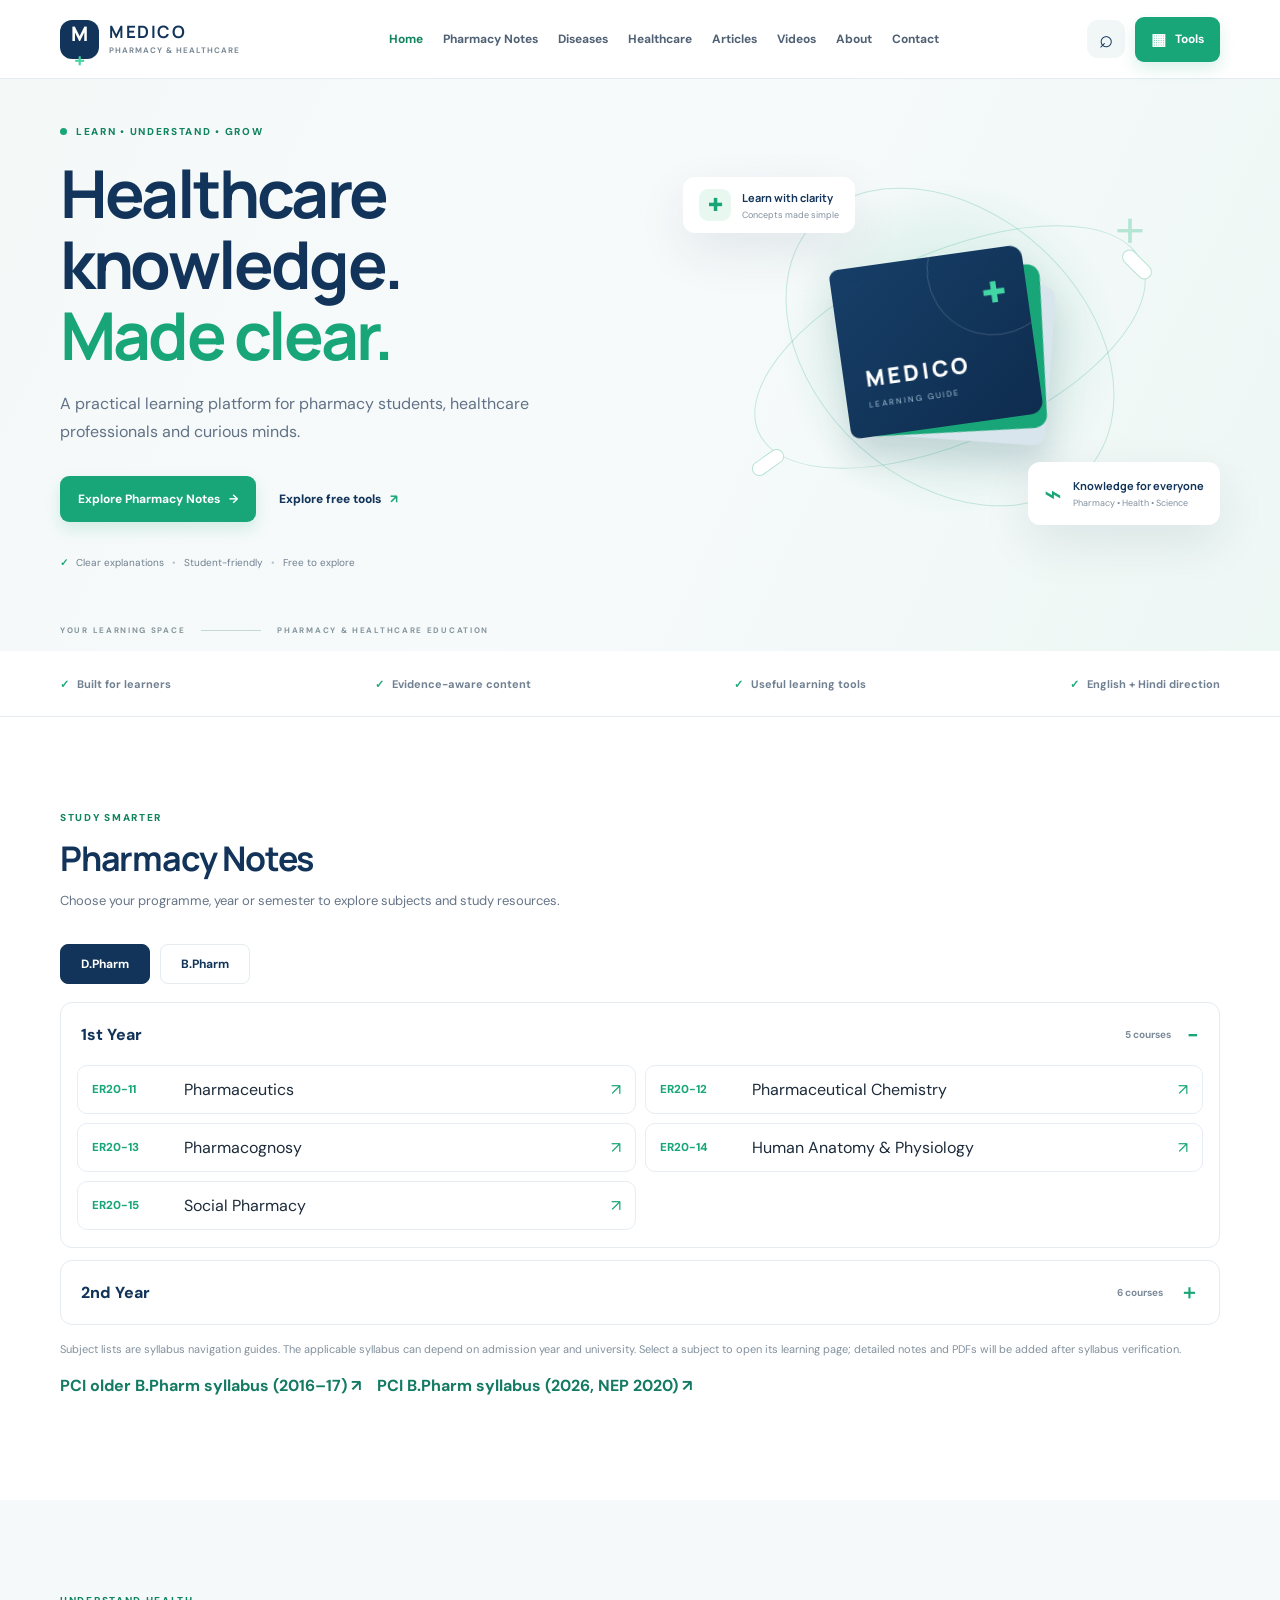
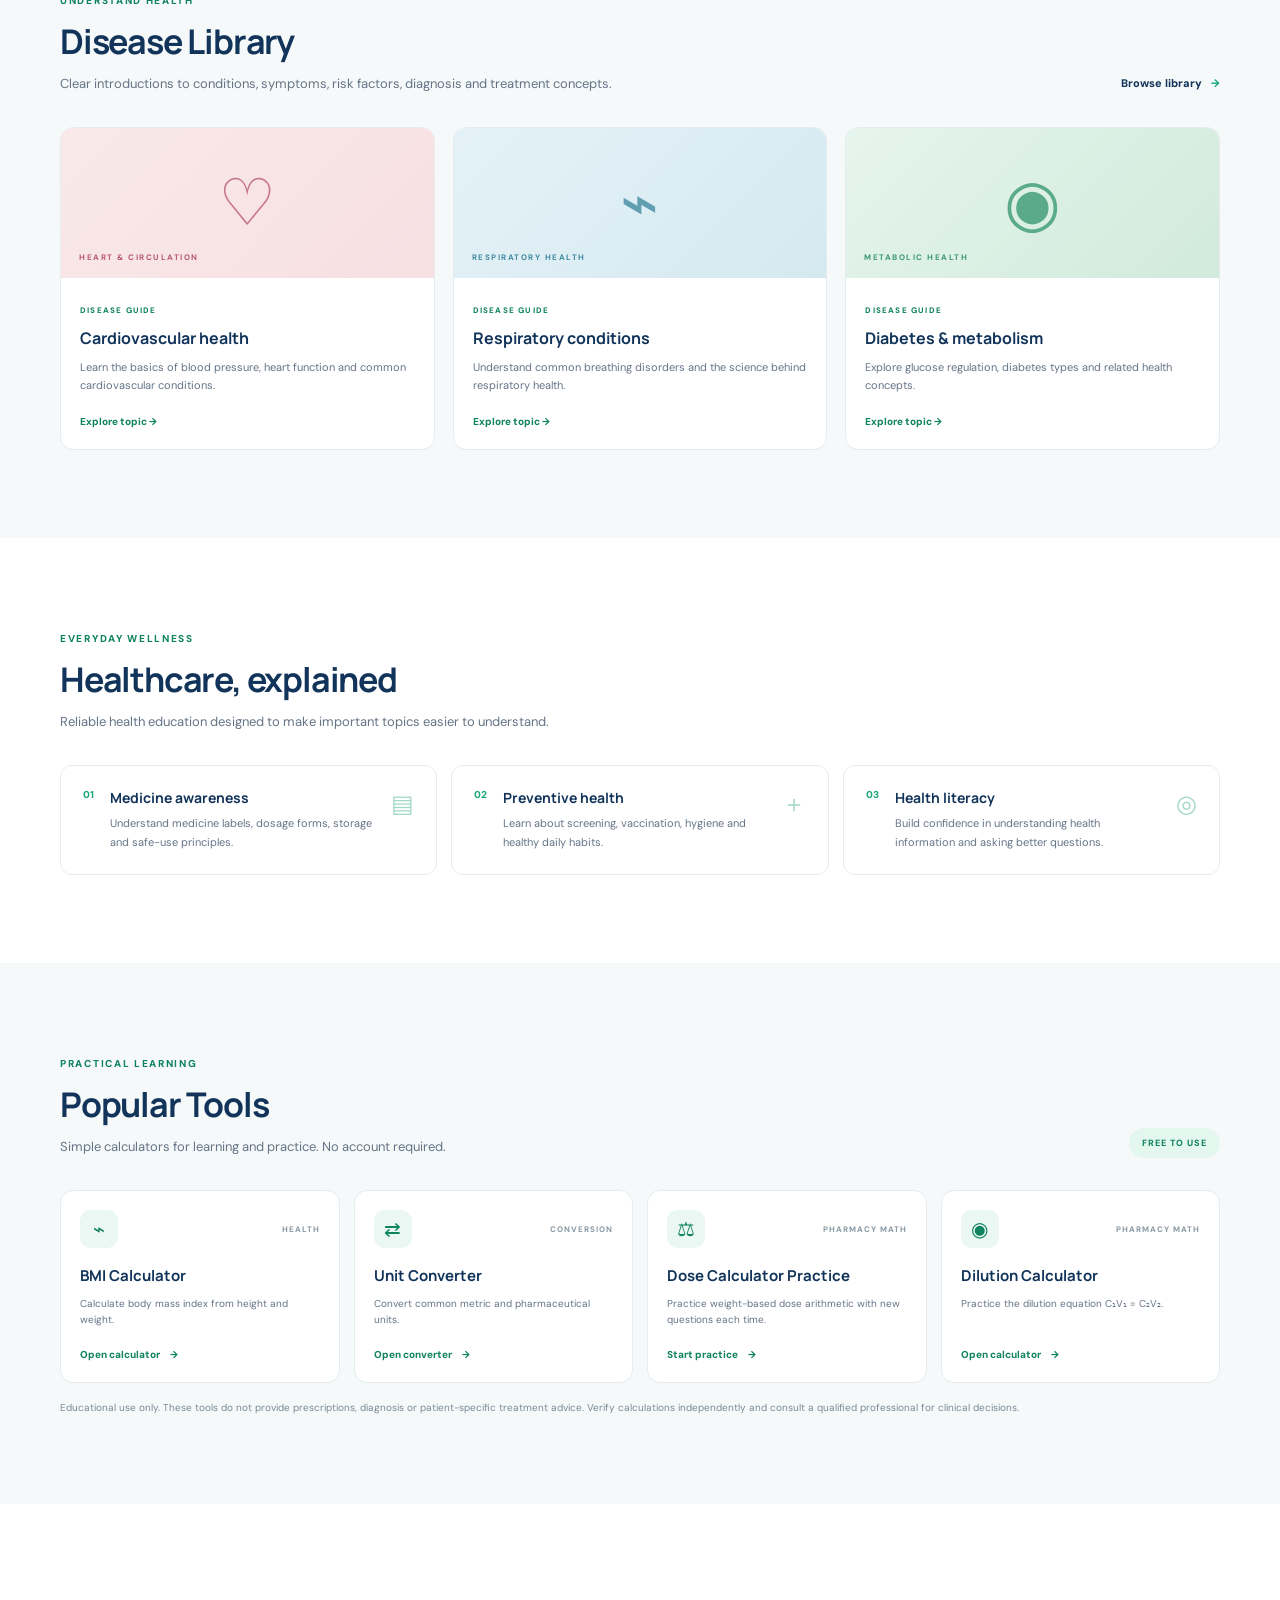
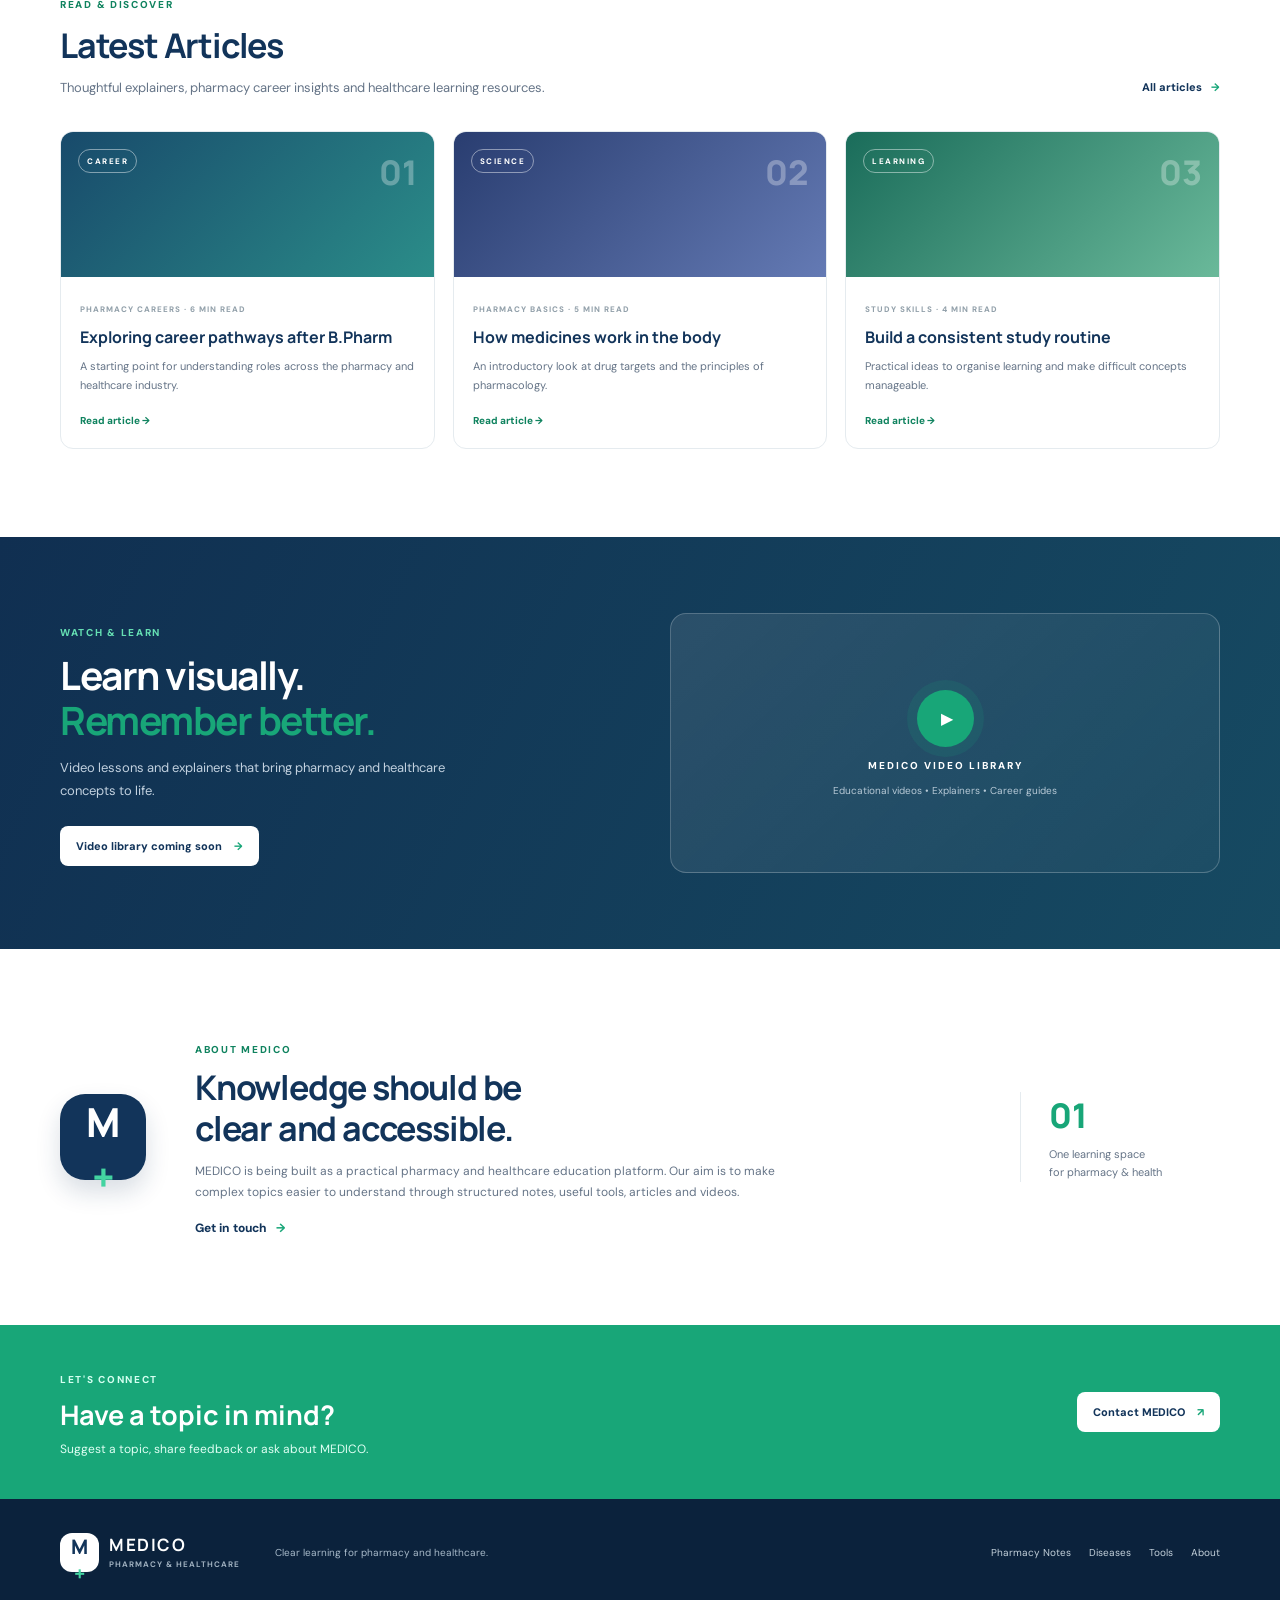
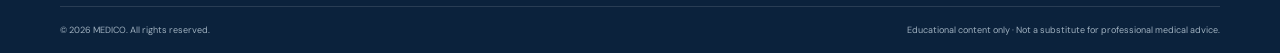
<file: index.html>
<!doctype html>
<html lang="en">
<head>
  <meta charset="utf-8">
  <meta name="viewport" content="width=device-width, initial-scale=1">
  <meta name="theme-color" content="#12345a">
  <meta name="description" content="MEDICO — pharmacy and healthcare education, notes, articles, videos and learning tools.">
  <title>MEDICO | Pharmacy & Healthcare Education</title>
  <link rel="preconnect" href="https://fonts.googleapis.com">
  <link rel="preconnect" href="https://fonts.gstatic.com" crossorigin>
  <link href="https://fonts.googleapis.com/css2?family=DM+Sans:wght@400;500;600;700&family=Manrope:wght@400;500;600;700;800&display=swap" rel="stylesheet">
  <link rel="stylesheet" href="styles.css">
</head>
<body>
<header class="site-header">
  <div class="container nav-wrap">
    <a class="brand" href="#home" aria-label="MEDICO home">
      <span class="brand-mark">M<span>+</span></span>
      <span class="brand-copy"><strong>MEDICO</strong><small>PHARMACY & HEALTHCARE</small></span>
    </a>
    <button class="menu-toggle" id="menuToggle" aria-label="Toggle navigation" aria-expanded="false">☰</button>
    <nav class="main-nav" id="mainNav">
      <a class="active" href="#home">Home</a>
      <a href="#notes">Pharmacy Notes</a>
      <a href="#diseases">Diseases</a>
      <a href="#healthcare">Healthcare</a>
      <a href="#articles">Articles</a>
      <a href="#videos">Videos</a>
      <a href="#about">About</a>
      <a href="#contact">Contact</a>
    </nav>
    <div class="nav-actions">
      <button class="icon-button" id="searchToggle" aria-label="Search">⌕</button>
      <a class="tools-button" href="#tools"><span class="tool-symbol">▦</span> Tools</a>
    </div>
  </div>
  <div class="search-panel" id="searchPanel">
    <div class="container search-inner">
      <input id="siteSearch" type="search" placeholder="Search notes, diseases, articles and tools..." aria-label="Search website">
      <button class="primary-button" id="searchGo">Search</button>
      <button class="close-search" id="searchClose" aria-label="Close search">×</button>
    </div>
    <div class="container" id="searchResults" aria-live="polite"></div>
  </div>
</header>

<main>
<section class="hero" id="home">
  <div class="hero-grid container">
    <div class="hero-copy">
      <div class="eyebrow"><span class="eyebrow-dot"></span> LEARN • UNDERSTAND • GROW</div>
      <h1>Healthcare knowledge.<br><em>Made clear.</em></h1>
      <p class="hero-lead">A practical learning platform for pharmacy students, healthcare professionals and curious minds.</p>
      <div class="hero-actions">
        <a class="primary-button" href="#notes">Explore Pharmacy Notes <span>→</span></a>
        <a class="text-button" href="#tools">Explore free tools <span>↗</span></a>
      </div>
      <div class="hero-proof"><span class="proof-icon">✓</span> Clear explanations <span class="proof-sep">•</span> Student-friendly <span class="proof-sep">•</span> Free to explore</div>
    </div>
    <div class="hero-art" aria-label="Healthcare learning illustration">
      <div class="art-glow"></div>
      <div class="art-card art-card-top"><span class="art-mini-icon">✚</span><div><b>Learn with clarity</b><small>Concepts made simple</small></div></div>
      <div class="medical-orbit orbit-one"></div><div class="medical-orbit orbit-two"></div>
      <div class="medical-cross">+</div>
      <div class="book-stack"><div class="book book-back"></div><div class="book book-mid"></div><div class="book book-front"><span>MEDICO</span><small>LEARNING GUIDE</small><i>✚</i></div></div>
      <div class="art-card art-card-bottom"><span class="pulse-line">⌁</span><div><b>Knowledge for everyone</b><small>Pharmacy • Health • Science</small></div></div>
      <span class="floating-pill pill-a"></span><span class="floating-pill pill-b"></span>
    </div>
  </div>
  <div class="hero-bottom container"><span>YOUR LEARNING SPACE</span><span class="hero-line"></span><span>PHARMACY & HEALTHCARE EDUCATION</span></div>
</section>

<section class="trust-strip">
  <div class="container trust-items"><span>Built for learners</span><span>Evidence-aware content</span><span>Useful learning tools</span><span>English + Hindi direction</span></div>
</section>


<section class="section container" id="notes">
  <div class="section-heading"><div><span class="kicker">STUDY SMARTER</span><h2>Pharmacy Notes</h2><p>Choose your programme, year or semester to explore subjects and study resources.</p></div></div>
  <div class="programme-tabs" role="tablist" aria-label="Pharmacy programme">
    <button class="programme-tab active" data-programme="dpharm">D.Pharm</button>
    <button class="programme-tab" data-programme="bpharm">B.Pharm</button>
  </div>
  <div id="bpharmVersion" class="version-panel" hidden>
    <span class="version-label">Select your B.Pharm syllabus</span>
    <div class="version-tabs" role="group" aria-label="B.Pharm syllabus version">
      <button class="version-tab active" data-version="legacy">PCI 2016–17</button>
      <button class="version-tab" data-version="nep2026">PCI NEP 2026–27</button>
    </div>
    <p class="version-help" id="versionHelp">For batches following the PCI 2016–17 scheme. Check your university's applicable syllabus.</p>
  </div>
  <div id="programmeContent" class="programme-content" aria-live="polite"></div>
  <p class="content-note">Subject lists are syllabus navigation guides. The applicable syllabus can depend on admission year and university. Select a subject to open its learning page; detailed notes and PDFs will be added after syllabus verification.</p>
  <p class="official-syllabus-links"><a href="https://pci.gov.in/en/course-wise-regulations/?page=1" target="_blank" rel="noopener">PCI older B.Pharm syllabus (2016–17) ↗</a><a href="https://pci.gov.in/en/syllabus-bachelor-of-pharmacy-b-pharm-2026-as-per-nep-2020/" target="_blank" rel="noopener">PCI B.Pharm syllabus (2026, NEP 2020) ↗</a></p>
  <div class="subject-dialog" id="subjectDialog" aria-hidden="true">
    <div class="subject-dialog-backdrop" data-close-subject></div>
    <section class="subject-dialog-card" role="dialog" aria-modal="true" aria-labelledby="subjectDialogTitle">
      <button class="subject-dialog-close" type="button" data-close-subject aria-label="Close">×</button>
      <span class="kicker">PHARMACY NOTES</span>
      <h3 id="subjectDialogTitle">Subject</h3>
      <p id="subjectDialogMeta" class="subject-dialog-meta"></p>
      <div class="subject-resource-tabs">
        <button class="resource-tab active" data-resource="overview">Overview</button>
        <button class="resource-tab" data-resource="units">Units</button>
        <button class="resource-tab" data-resource="questions">Important questions</button>
        <button class="resource-tab" data-resource="practical">Practical</button>
      </div>
      <div id="subjectResourceContent" class="subject-resource-content"></div>
      <p class="content-note">Learning material is being prepared. Syllabus-specific notes will be published after source and university verification.</p>
    </section>
  </div>
</section>

<section class="section soft-section" id="diseases">
  <div class="container">
    <div class="section-heading"><div><span class="kicker">UNDERSTAND HEALTH</span><h2>Disease Library</h2><p>Clear introductions to conditions, symptoms, risk factors, diagnosis and treatment concepts.</p></div><a class="view-link" href="#contact">Browse library <span>→</span></a></div>
    <div class="feature-grid">
      <article class="feature-card"><div class="feature-visual visual-heart"><span>♡</span><small>HEART & CIRCULATION</small></div><div class="feature-body"><span class="tag">DISEASE GUIDE</span><h3>Cardiovascular health</h3><p>Learn the basics of blood pressure, heart function and common cardiovascular conditions.</p><a href="#contact">Explore topic →</a></div></article>
      <article class="feature-card"><div class="feature-visual visual-lungs"><span>⌁</span><small>RESPIRATORY HEALTH</small></div><div class="feature-body"><span class="tag">DISEASE GUIDE</span><h3>Respiratory conditions</h3><p>Understand common breathing disorders and the science behind respiratory health.</p><a href="#contact">Explore topic →</a></div></article>
      <article class="feature-card"><div class="feature-visual visual-metabolic"><span>◉</span><small>METABOLIC HEALTH</small></div><div class="feature-body"><span class="tag">DISEASE GUIDE</span><h3>Diabetes & metabolism</h3><p>Explore glucose regulation, diabetes types and related health concepts.</p><a href="#contact">Explore topic →</a></div></article>
    </div>
  </div>
</section>

<section class="section container" id="healthcare">
  <div class="section-heading"><div><span class="kicker">EVERYDAY WELLNESS</span><h2>Healthcare, explained</h2><p>Reliable health education designed to make important topics easier to understand.</p></div></div>
  <div class="health-grid">
    <article class="health-card"><span class="health-number">01</span><div><h3>Medicine awareness</h3><p>Understand medicine labels, dosage forms, storage and safe-use principles.</p></div><span class="health-icon">▤</span></article>
    <article class="health-card"><span class="health-number">02</span><div><h3>Preventive health</h3><p>Learn about screening, vaccination, hygiene and healthy daily habits.</p></div><span class="health-icon">＋</span></article>
    <article class="health-card"><span class="health-number">03</span><div><h3>Health literacy</h3><p>Build confidence in understanding health information and asking better questions.</p></div><span class="health-icon">◎</span></article>
  </div>
</section>

<section class="section soft-section" id="tools">
  <div class="container">
    <div class="section-heading"><div><span class="kicker">PRACTICAL LEARNING</span><h2>Popular Tools</h2><p>Simple calculators for learning and practice. No account required.</p></div><span class="free-badge">FREE TO USE</span></div>
    <div class="tools-grid">
      <article class="tool-card"><div class="tool-card-top"><span class="tool-icon">⌁</span><span class="tool-type">HEALTH</span></div><h3>BMI Calculator</h3><p>Calculate body mass index from height and weight.</p><button class="tool-open" data-tool="bmi">Open calculator <span>→</span></button></article>
      <article class="tool-card"><div class="tool-card-top"><span class="tool-icon">⇄</span><span class="tool-type">CONVERSION</span></div><h3>Unit Converter</h3><p>Convert common metric and pharmaceutical units.</p><button class="tool-open" data-tool="convert">Open converter <span>→</span></button></article>
      <article class="tool-card"><div class="tool-card-top"><span class="tool-icon">⚖</span><span class="tool-type">PHARMACY MATH</span></div><h3>Dose Calculator Practice</h3><p>Practice weight-based dose arithmetic with new questions each time.</p><button class="tool-open" data-tool="mgkg">Start practice <span>→</span></button></article>
      <article class="tool-card"><div class="tool-card-top"><span class="tool-icon">◉</span><span class="tool-type">PHARMACY MATH</span></div><h3>Dilution Calculator</h3><p>Practice the dilution equation C₁V₁ = C₂V₂.</p><button class="tool-open" data-tool="dilution">Open calculator <span>→</span></button></article>
    </div>
    <p class="tool-safety">Educational use only. These tools do not provide prescriptions, diagnosis or patient-specific treatment advice. Verify calculations independently and consult a qualified professional for clinical decisions.</p>
  </div>
</section>

<section class="section container" id="articles">
  <div class="section-heading"><div><span class="kicker">READ & DISCOVER</span><h2>Latest Articles</h2><p>Thoughtful explainers, pharmacy career insights and healthcare learning resources.</p></div><a class="view-link" href="#contact">All articles <span>→</span></a></div>
  <div class="article-grid">
    <article class="article-card"><div class="article-art art-career"><span>CAREER</span><b>01</b></div><div class="article-content"><span class="article-meta">PHARMACY CAREERS · 6 MIN READ</span><h3>Exploring career pathways after B.Pharm</h3><p>A starting point for understanding roles across the pharmacy and healthcare industry.</p><a href="#contact">Read article →</a></div></article>
    <article class="article-card"><div class="article-art art-science"><span>SCIENCE</span><b>02</b></div><div class="article-content"><span class="article-meta">PHARMACY BASICS · 5 MIN READ</span><h3>How medicines work in the body</h3><p>An introductory look at drug targets and the principles of pharmacology.</p><a href="#contact">Read article →</a></div></article>
    <article class="article-card"><div class="article-art art-learning"><span>LEARNING</span><b>03</b></div><div class="article-content"><span class="article-meta">STUDY SKILLS · 4 MIN READ</span><h3>Build a consistent study routine</h3><p>Practical ideas to organise learning and make difficult concepts manageable.</p><a href="#contact">Read article →</a></div></article>
  </div>
</section>

<section class="video-section" id="videos"><div class="container video-wrap"><div><span class="kicker light-kicker">WATCH & LEARN</span><h2>Learn visually.<br><em>Remember better.</em></h2><p>Video lessons and explainers that bring pharmacy and healthcare concepts to life.</p><a class="light-button" href="#contact">Video library coming soon <span>→</span></a></div><div class="video-placeholder"><div class="play-button">▶</div><span>MEDICO VIDEO LIBRARY</span><small>Educational videos • Explainers • Career guides</small></div></div></section>

<section class="section container about-section" id="about"><div class="about-mark">M<span>+</span></div><div><span class="kicker">ABOUT MEDICO</span><h2>Knowledge should be<br>clear and accessible.</h2><p>MEDICO is being built as a practical pharmacy and healthcare education platform. Our aim is to make complex topics easier to understand through structured notes, useful tools, articles and videos.</p><a class="text-button" href="#contact">Get in touch <span>→</span></a></div><div class="about-stat"><strong>01</strong><span>One learning space<br>for pharmacy & health</span></div></section>

<section class="contact-section" id="contact"><div class="container contact-wrap"><div><span class="kicker light-kicker">LET'S CONNECT</span><h2>Have a topic in mind?</h2><p>Suggest a topic, share feedback or ask about MEDICO.</p></div><a class="light-button" href="mailto:hello@medico.example">Contact MEDICO <span>↗</span></a></div></section>
</main>

<footer class="site-footer"><div class="container footer-main"><a class="brand footer-brand" href="#home"><span class="brand-mark">M<span>+</span></span><span class="brand-copy"><strong>MEDICO</strong><small>PHARMACY & HEALTHCARE</small></span></a><p>Clear learning for pharmacy and healthcare.</p><div class="footer-links"><a href="#notes">Pharmacy Notes</a><a href="#diseases">Diseases</a><a href="#tools">Tools</a><a href="#about">About</a></div></div><div class="container footer-bottom"><span>© <span id="year"></span> MEDICO. All rights reserved.</span><span>Educational content only · Not a substitute for professional medical advice.</span></div></footer>

<div class="modal-backdrop" id="toolModal" role="dialog" aria-modal="true" aria-labelledby="modalTitle">
  <div class="tool-modal"><button class="modal-close" id="modalClose" aria-label="Close">×</button><span class="kicker">MEDICO LEARNING TOOL</span><h2 id="modalTitle">Calculator</h2><div id="modalBody"></div><p class="modal-disclaimer">For educational practice only. Check units and verify results independently. Not for clinical prescribing or treatment decisions.</p></div>
</div>
<script src="script.js"></script>
</body>
</html>
</file>
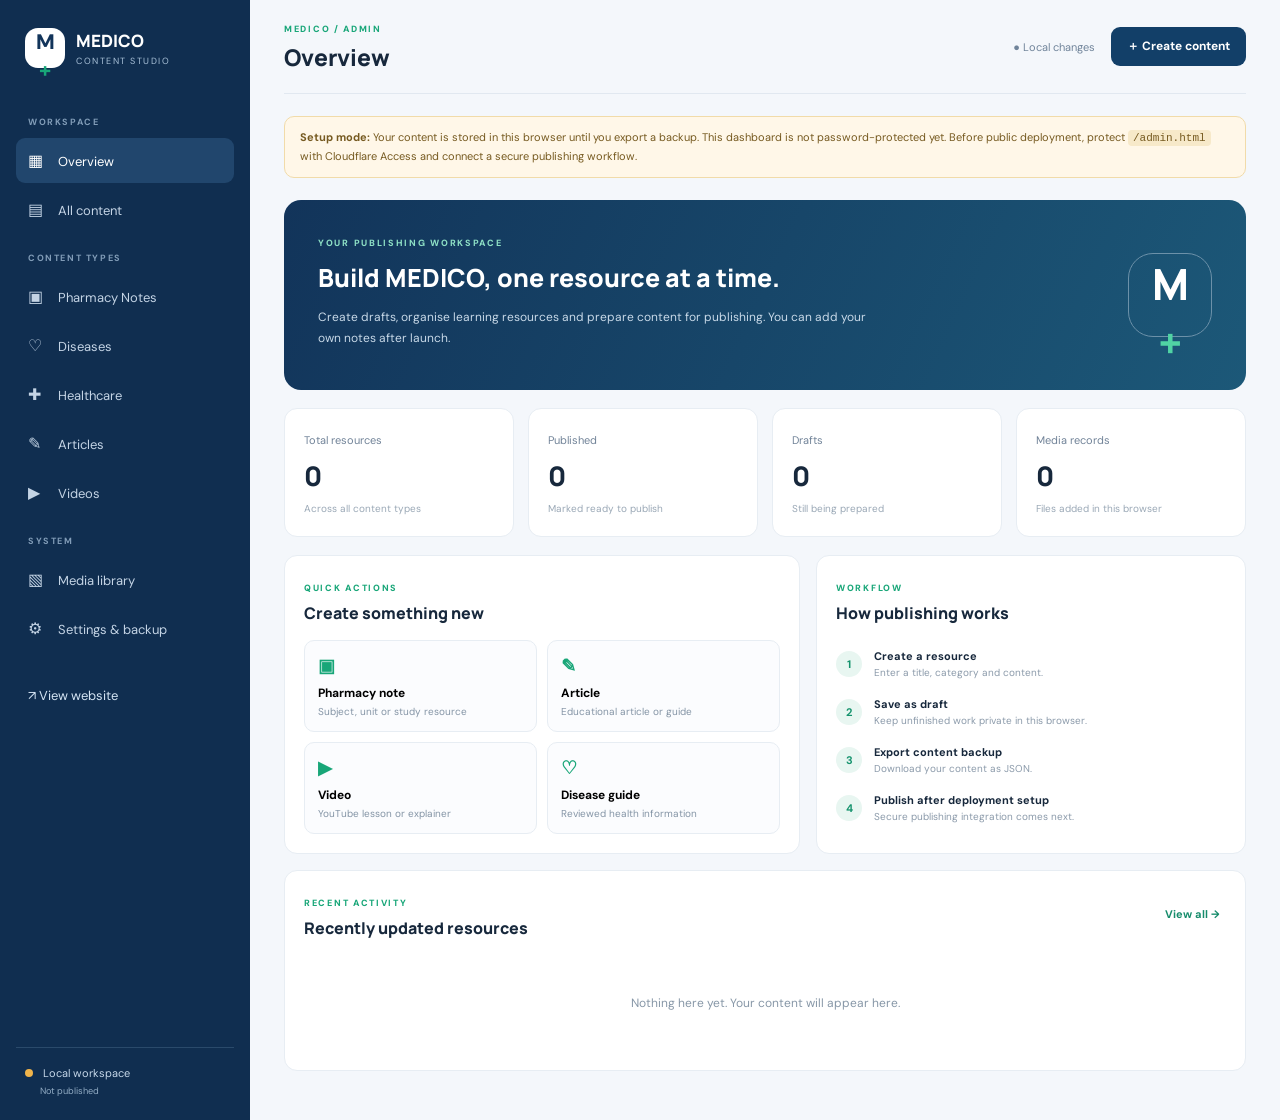
<file: admin.html>
<!doctype html>
<html lang="en">
<head>
<meta charset="utf-8"><meta name="viewport" content="width=device-width,initial-scale=1">
<meta name="theme-color" content="#12345a"><title>MEDICO Admin | Content Studio</title>
<link rel="preconnect" href="https://fonts.googleapis.com"><link rel="preconnect" href="https://fonts.gstatic.com" crossorigin>
<link href="https://fonts.googleapis.com/css2?family=DM+Sans:wght@400;500;600;700&family=Manrope:wght@500;600;700;800&display=swap" rel="stylesheet">
<link rel="stylesheet" href="admin.css">
</head>
<body>
<div class="admin-shell">
<aside class="sidebar" id="sidebar">
  <a class="admin-brand" href="index.html"><span class="brand-mark">M<span>+</span></span><span><b>MEDICO</b><small>CONTENT STUDIO</small></span></a>
  <div class="side-label">WORKSPACE</div>
  <button class="side-link active" data-view="overview"><span>▦</span> Overview</button>
  <button class="side-link" data-view="content"><span>▤</span> All content</button>
  <div class="side-label">CONTENT TYPES</div>
  <button class="side-link" data-type="pharmacy-notes"><span>▣</span> Pharmacy Notes</button>
  <button class="side-link" data-type="diseases"><span>♡</span> Diseases</button>
  <button class="side-link" data-type="healthcare"><span>✚</span> Healthcare</button>
  <button class="side-link" data-type="articles"><span>✎</span> Articles</button>
  <button class="side-link" data-type="videos"><span>▶</span> Videos</button>
  <div class="side-label">SYSTEM</div>
  <button class="side-link" data-view="media"><span>▧</span> Media library</button>
  <button class="side-link" data-view="settings"><span>⚙</span> Settings & backup</button>
  <a class="side-home" href="index.html">↗ View website</a>
  <div class="sidebar-foot"><span class="status-dot"></span> Local workspace <small>Not published</small></div>
</aside>
<main class="main-area">
<header class="topbar"><button class="mobile-menu" id="mobileMenu">☰</button><div><span class="crumb">MEDICO / ADMIN</span><h1 id="pageTitle">Overview</h1></div><div class="top-actions"><span class="draft-indicator" id="saveStatus">● Local changes</span><button class="btn btn-primary" id="newContent">＋ Create content</button></div></header>
<div class="notice"><b>Setup mode:</b> Your content is stored in this browser until you export a backup. This dashboard is not password-protected yet. Before public deployment, protect <code>/admin.html</code> with Cloudflare Access and connect a secure publishing workflow.</div>
<section class="view active" id="view-overview">
  <div class="welcome"><div><span class="eyebrow">YOUR PUBLISHING WORKSPACE</span><h2>Build MEDICO, one resource at a time.</h2><p>Create drafts, organise learning resources and prepare content for publishing. You can add your own notes after launch.</p></div><div class="welcome-icon">M<span>+</span></div></div>
  <div class="stat-grid"><article class="stat-card"><span>Total resources</span><strong id="statTotal">0</strong><small>Across all content types</small></article><article class="stat-card"><span>Published</span><strong id="statPublished">0</strong><small>Marked ready to publish</small></article><article class="stat-card"><span>Drafts</span><strong id="statDrafts">0</strong><small>Still being prepared</small></article><article class="stat-card"><span>Media records</span><strong id="statMedia">0</strong><small>Files added in this browser</small></article></div>
  <div class="panel-grid"><article class="panel"><div class="panel-head"><div><span class="eyebrow">QUICK ACTIONS</span><h3>Create something new</h3></div></div><div class="quick-grid"><button class="quick-action" data-create="pharmacy-notes"><b>▣</b><span>Pharmacy note</span><small>Subject, unit or study resource</small></button><button class="quick-action" data-create="articles"><b>✎</b><span>Article</span><small>Educational article or guide</small></button><button class="quick-action" data-create="videos"><b>▶</b><span>Video</span><small>YouTube lesson or explainer</small></button><button class="quick-action" data-create="diseases"><b>♡</b><span>Disease guide</span><small>Reviewed health information</small></button></div></article><article class="panel"><div class="panel-head"><div><span class="eyebrow">WORKFLOW</span><h3>How publishing works</h3></div></div><ol class="workflow"><li><b>1</b><span><strong>Create a resource</strong><small>Enter a title, category and content.</small></span></li><li><b>2</b><span><strong>Save as draft</strong><small>Keep unfinished work private in this browser.</small></span></li><li><b>3</b><span><strong>Export content backup</strong><small>Download your content as JSON.</small></span></li><li><b>4</b><span><strong>Publish after deployment setup</strong><small>Secure publishing integration comes next.</small></span></li></ol></article></div>
  <article class="panel recent-panel"><div class="panel-head"><div><span class="eyebrow">RECENT ACTIVITY</span><h3>Recently updated resources</h3></div><button class="text-btn" data-goto="content">View all →</button></div><div id="recentList" class="table-wrap"></div></article>
</section>
<section class="view" id="view-content"><div class="content-toolbar"><div><h2>Content library</h2><p>Manage your notes, guides, articles and videos.</p></div><div class="toolbar-controls"><input id="contentSearch" type="search" placeholder="Search content..."><select id="contentFilter"><option value="all">All types</option><option value="pharmacy-notes">Pharmacy Notes</option><option value="diseases">Diseases</option><option value="healthcare">Healthcare</option><option value="articles">Articles</option><option value="videos">Videos</option></select><select id="statusFilter"><option value="all">All statuses</option><option value="draft">Draft</option><option value="published">Published</option></select></div></div><div class="panel table-panel"><div id="contentTable" class="table-wrap"></div></div></section>
<section class="view" id="view-media"><div class="content-toolbar"><div><h2>Media library</h2><p>Register PDF, image and document files for your content.</p></div><label class="btn btn-primary upload-btn">＋ Add media<input type="file" id="mediaInput" accept=".pdf,.png,.jpg,.jpeg,.webp,.doc,.docx" multiple hidden></label></div><div class="media-note">Files are registered in this browser only; they are not uploaded to a server. For large PDFs and images, the production version will use Cloudflare R2 storage.</div><div class="media-grid" id="mediaGrid"></div></section>
<section class="view" id="view-settings"><div class="settings-grid"><article class="panel"><span class="eyebrow">BACKUP & RESTORE</span><h3>Protect your work</h3><p>Export your content and media records as a JSON backup. Keep a copy on your computer.</p><button class="btn btn-primary" id="exportData">↓ Export JSON backup</button><label class="btn btn-secondary import-label">↑ Import JSON backup<input type="file" id="importData" accept=".json" hidden></label><p class="muted">Import replaces the current local content. Export first if you need a backup.</p></article><article class="panel"><span class="eyebrow">SITE CONFIGURATION</span><h3>MEDICO publishing settings</h3><label class="field-label">Site name<input id="siteName" value="MEDICO"></label><label class="field-label">Default language<select id="siteLanguage"><option>English</option><option>English + Hindi</option><option>Hindi</option></select></label><label class="field-label">Contact email<input id="siteEmail" type="email" placeholder="Add your official email later"></label><button class="btn btn-primary" id="saveSettings">Save settings</button></article><article class="panel full"><span class="eyebrow">SECURITY CHECKLIST</span><h3>Before making the admin public</h3><ul class="security-list"><li>Protect the admin route with Cloudflare Access (owner-only identity policy).</li><li>Use a secure server-side publishing endpoint; never place API tokens or passwords in browser JavaScript.</li><li>Configure upload restrictions, file size limits and malware scanning strategy.</li><li>Enable backups and test restore before accepting real content.</li><li>Review disease and medicine content before publication; display sources and review dates.</li></ul><span class="security-badge">Deployment security: not configured yet</span></article></div></section>
</main></div>
<div class="editor-backdrop" id="editorBackdrop"><section class="editor-modal"><header class="editor-head"><div><span class="eyebrow">CONTENT EDITOR</span><h2 id="editorTitle">Create resource</h2></div><button class="icon-close" id="closeEditor">×</button></header><form id="contentForm"><input type="hidden" id="itemId"><div class="form-grid"><label class="field-label">Content type<select id="itemType" required><option value="pharmacy-notes">Pharmacy Notes</option><option value="diseases">Diseases</option><option value="healthcare">Healthcare</option><option value="articles">Articles</option><option value="videos">Videos</option></select></label><label class="field-label">Status<select id="itemStatus"><option value="draft">Draft</option><option value="published">Published</option></select></label></div><label class="field-label">Title *<input id="itemTitle" required maxlength="140" placeholder="Enter a clear title"></label><label class="field-label">Short description<textarea id="itemSummary" rows="2" maxlength="300" placeholder="A short introduction..."></textarea></label><div class="form-grid"><label class="field-label">Category / subject<input id="itemCategory" placeholder="e.g. Pharmacology, Cardiology"></label><label class="field-label">Language<select id="itemLanguage"><option>English</option><option>Hindi</option><option>English + Hindi</option></select></label></div><label class="field-label">Main content<textarea id="itemBody" rows="8" placeholder="Write or paste your own content here..."></textarea></label><div class="form-grid"><label class="field-label">Source / reference URL<input id="itemSource" type="url" placeholder="https://..."></label><label class="field-label">Last reviewed<input id="itemReviewed" type="date"></label></div><label class="field-label">PDF / media filename or URL<input id="itemMedia" placeholder="Add after registering media"></label><label class="check-row"><input type="checkbox" id="itemReviewedCheck"> I have reviewed this content and checked its references.</label><div class="editor-actions"><button type="button" class="btn btn-danger" id="deleteItem" hidden>Delete</button><span class="spacer"></span><button type="button" class="btn btn-secondary" id="cancelEditor">Cancel</button><button type="submit" class="btn btn-primary">Save resource</button></div></form></section></div>
<div class="toast" id="toast" role="status"></div><script src="admin.js"></script>
</body></html>
</file>
<file: styles.css>
:root{--navy:#12345a;--navy2:#0b2746;--green:#18a678;--green-dark:#10835f;--ink:#1d2b3a;--muted:#657487;--line:#e5ebef;--pale:#f4f8f8;--white:#fff;--shadow:0 18px 50px rgba(16,45,68,.09)}
*{box-sizing:border-box}html{scroll-behavior:smooth;scroll-padding-top:88px}body{margin:0;color:var(--ink);font-family:"DM Sans",sans-serif;background:#fff}h1,h2,h3,strong{font-family:Manrope,"DM Sans",sans-serif}a{color:inherit;text-decoration:none}.container{width:min(1160px,calc(100% - 48px));margin:auto}
.site-header{position:sticky;top:0;z-index:20;background:rgba(255,255,255,.96);backdrop-filter:blur(16px);border-bottom:1px solid rgba(226,234,239,.9)}.nav-wrap{height:78px;display:flex;align-items:center;justify-content:space-between;gap:22px}.brand{display:flex;align-items:center;gap:10px;flex-shrink:0}.brand-mark{width:39px;height:39px;border-radius:12px;background:var(--navy);color:#fff;display:grid;place-items:center;font:800 20px Manrope;position:relative}.brand-mark span,.about-mark span{color:#43d4a1}.brand-copy{display:flex;flex-direction:column;line-height:1.1}.brand-copy strong{font-size:17px;letter-spacing:1.6px;color:var(--navy)}.brand-copy small{font-size:8px;letter-spacing:1px;color:#7b8997;margin-top:5px;font-weight:700}.main-nav{display:flex;align-items:center;gap:20px}.main-nav a{font-size:12px;font-weight:700;color:#506174;white-space:nowrap;transition:.2s}.main-nav a:hover,.main-nav a.active{color:var(--green-dark)}.nav-actions{display:flex;align-items:center;gap:10px}.icon-button{border:0;background:#f1f6f6;color:var(--navy);width:38px;height:38px;border-radius:11px;font-size:24px;cursor:pointer}.tools-button,.primary-button{display:inline-flex;align-items:center;gap:9px;background:var(--green);color:white;border:0;border-radius:9px;padding:12px 16px;font-size:12px;font-weight:700;cursor:pointer;box-shadow:0 7px 16px rgba(24,166,120,.16)}.tools-button:hover,.primary-button:hover{background:var(--green-dark);transform:translateY(-1px)}.tool-symbol{font-size:16px}.menu-toggle{display:none;border:0;background:#f1f6f6;border-radius:9px;padding:9px 12px;font-size:20px;color:var(--navy)}
.search-panel{display:none;background:#fff;border-top:1px solid var(--line);padding:16px 0 18px;box-shadow:var(--shadow)}.search-panel.open{display:block}.search-inner{display:flex;gap:10px}.search-inner input{flex:1;border:1px solid #dce5e9;border-radius:9px;padding:13px 15px;font:inherit;outline:none}.search-inner input:focus{border-color:var(--green)}.close-search{border:0;background:transparent;font-size:26px;color:var(--muted);cursor:pointer}#searchResults{font-size:13px;color:var(--muted);padding-top:8px}
.hero{background:linear-gradient(115deg,#f4f9f8 0%,#f7fafb 48%,#edf7f4 100%);position:relative;overflow:hidden}.hero-grid{min-height:530px;display:grid;grid-template-columns:1.03fr .97fr;align-items:center;gap:45px;padding-top:36px;padding-bottom:30px}.eyebrow,.kicker{font-size:10px;letter-spacing:1.7px;font-weight:800;color:var(--green-dark)}.eyebrow{display:flex;align-items:center;gap:9px}.eyebrow-dot{width:7px;height:7px;border-radius:50%;background:var(--green)}h1{font-size:clamp(42px,5.4vw,66px);letter-spacing:-2.8px;line-height:1.08;color:var(--navy);margin:20px 0 18px}h1 em,h2 em{font-style:normal;color:var(--green)}.hero-lead{max-width:500px;color:#627286;font-size:16px;line-height:1.8;margin:0}.hero-actions{display:flex;align-items:center;gap:23px;margin-top:29px}.hero-actions .primary-button{padding:15px 18px}.text-button{font-size:12px;font-weight:800;color:var(--navy)}.text-button span,.view-link span{color:var(--green);margin-left:6px}.hero-proof{font-size:10px;color:#718091;margin-top:34px;display:flex;align-items:center;gap:8px}.proof-icon{color:var(--green);font-weight:900}.proof-sep{color:#b7c3cb}
.hero-art{height:410px;position:relative;display:grid;place-items:center}.art-glow{width:340px;height:340px;border-radius:50%;background:radial-gradient(circle,#d4f1e7 0%,#e4f3ef 48%,rgba(228,243,239,0) 70%);position:absolute}.medical-orbit{position:absolute;border:1px solid rgba(24,166,120,.22);border-radius:50%;transform:rotate(-24deg)}.orbit-one{width:420px;height:190px}.orbit-two{width:370px;height:270px;transform:rotate(42deg)}.medical-cross{position:absolute;right:14%;top:12%;font-size:56px;font-weight:300;color:#b5e5d3}.book-stack{position:relative;width:230px;height:220px;transform:rotate(-8deg);filter:drop-shadow(0 22px 16px rgba(18,52,90,.15))}.book{position:absolute;border-radius:9px 13px 13px 9px}.book-back{width:194px;height:160px;left:20px;top:43px;background:#d9e5ec;transform:rotate(12deg)}.book-mid{width:194px;height:164px;left:14px;top:31px;background:#18a678;transform:rotate(5deg)}.book-front{width:194px;height:170px;left:5px;top:18px;background:linear-gradient(140deg,#173f68,#0e2c4e);color:white;padding:27px 22px;display:flex;flex-direction:column;justify-content:flex-end;overflow:hidden}.book-front:before{content:"";position:absolute;width:130px;height:130px;border:1px solid rgba(255,255,255,.18);border-radius:50%;right:-35px;top:-45px}.book-front span{font:800 22px Manrope;letter-spacing:3px}.book-front small{font-size:8px;letter-spacing:2px;margin-top:6px;color:#a9c7d9}.book-front i{position:absolute;right:21px;top:25px;font-style:normal;color:#42d6a4;font-size:29px}.art-card{position:absolute;display:flex;align-items:center;gap:11px;background:white;padding:12px 16px;border-radius:12px;box-shadow:var(--shadow);z-index:2}.art-card b{font:700 11px Manrope;color:var(--navy);display:block}.art-card small{display:block;color:#81909e;font-size:9px;margin-top:4px}.art-card-top{top:35px;left:4px}.art-card-bottom{bottom:27px;right:0}.art-mini-icon{width:32px;height:32px;background:#e8f8f1;color:var(--green);border-radius:9px;display:grid;place-items:center;font-size:18px}.pulse-line{font-size:30px;color:var(--green)}.floating-pill{position:absolute;width:36px;height:15px;border-radius:20px;background:#fff;border:1px solid #b9e4d5;transform:rotate(-35deg)}.pill-a{left:13%;bottom:20%}.pill-b{right:12%;top:28%;transform:rotate(45deg)}.hero-bottom{height:42px;display:flex;align-items:center;gap:16px;font-size:8px;letter-spacing:1.7px;color:#87979e;font-weight:800}.hero-line{height:1px;width:60px;background:#c5d8d3}
.trust-strip{border-bottom:1px solid var(--line);background:#fff}.trust-items{min-height:65px;display:flex;align-items:center;justify-content:space-between;gap:20px;color:#718091;font-size:11px;font-weight:700}.trust-items span:before{content:"✓";color:var(--green);margin-right:8px}
.section{padding-top:88px;padding-bottom:88px}.section-heading{display:flex;align-items:flex-end;justify-content:space-between;gap:25px;margin-bottom:32px}.section-heading h2,.about-section h2{font-size:34px;letter-spacing:-1.2px;color:var(--navy);margin:9px 0}.section-heading p{font-size:13px;color:var(--muted);margin:0;line-height:1.7}.view-link{font-size:11px;font-weight:800;color:var(--navy);white-space:nowrap;padding-bottom:5px}.subject-grid{display:grid;grid-template-columns:repeat(3,1fr);gap:14px}.subject-card{position:relative;border:1px solid var(--line);border-radius:13px;padding:22px 22px 20px;min-height:180px;transition:.2s;background:white}.subject-card:hover,.tool-card:hover,.feature-card:hover,.article-card:hover{transform:translateY(-4px);box-shadow:var(--shadow);border-color:#cfe8df}.subject-icon{width:39px;height:39px;display:grid;place-items:center;border-radius:11px;background:#edf8f4;color:var(--green-dark);font-size:20px}.subject-card h3{font-size:15px;color:var(--navy);margin:17px 0 7px}.subject-card p{font-size:11px;line-height:1.65;color:var(--muted);max-width:260px;margin:0}.card-arrow{position:absolute;right:20px;top:22px;color:#9aabb4}.note-banner{margin-top:20px;border-radius:14px;background:var(--navy);padding:28px 32px;color:white;display:flex;align-items:center;justify-content:space-between;gap:20px}.note-banner .kicker{color:#6ce0b4}.note-banner h3{font-size:20px;margin:8px 0}.note-banner p{font-size:11px;color:#c2d1df;margin:0}.light-button{background:white;color:var(--navy);border-radius:8px;padding:13px 16px;font-size:11px;font-weight:800;display:inline-flex;gap:12px;white-space:nowrap}.light-button span{color:var(--green)}
.soft-section{background:#f6f9f9}.feature-grid{display:grid;grid-template-columns:repeat(3,1fr);gap:18px}.feature-card,.article-card{border:1px solid var(--line);border-radius:13px;overflow:hidden;background:#fff;transition:.2s}.feature-visual{height:150px;display:flex;align-items:center;justify-content:center;position:relative;overflow:hidden}.feature-visual span{font-size:65px;font-weight:300;opacity:.8}.feature-visual small{position:absolute;bottom:16px;left:18px;font-size:8px;letter-spacing:1.5px;font-weight:800}.visual-heart{background:linear-gradient(135deg,#f9e9e9,#f7dfe2);color:#b95c70}.visual-lungs{background:linear-gradient(135deg,#e4f2f7,#d5e9f0);color:#438ba2}.visual-metabolic{background:linear-gradient(135deg,#e6f5ed,#d1eadb);color:#3c9b75}.feature-body{padding:19px}.tag{font-size:8px;letter-spacing:1.2px;font-weight:800;color:var(--green-dark)}.feature-body h3,.article-content h3{font-size:16px;color:var(--navy);margin:9px 0}.feature-body p,.article-content p{font-size:11px;color:var(--muted);line-height:1.7;margin:0 0 14px}.feature-body a,.article-content a{font-size:10px;font-weight:800;color:var(--green-dark)}
.health-grid{display:grid;grid-template-columns:repeat(3,1fr);gap:14px}.health-card{padding:22px;border:1px solid var(--line);border-radius:12px;display:flex;gap:16px;align-items:flex-start}.health-number{font-size:10px;font-weight:800;color:var(--green)}.health-card h3{font-size:14px;color:var(--navy);margin:0 0 7px}.health-card p{font-size:11px;color:var(--muted);line-height:1.7;margin:0}.health-icon{margin-left:auto;color:#a5d9c7;font-size:24px}
.free-badge{background:#e3f7ef;color:var(--green-dark);font-size:9px;font-weight:800;letter-spacing:1px;border-radius:20px;padding:9px 13px}.tools-grid{display:grid;grid-template-columns:repeat(4,1fr);gap:14px}.tool-card{background:#fff;border:1px solid var(--line);border-radius:13px;padding:19px;transition:.2s}.tool-card-top{display:flex;align-items:center;justify-content:space-between}.tool-icon{width:38px;height:38px;border-radius:11px;background:#eaf7f2;color:var(--green-dark);display:grid;place-items:center;font-size:20px}.tool-type{font-size:8px;letter-spacing:1px;color:#8a9aa5;font-weight:800}.tool-card h3{font-size:15px;color:var(--navy);margin:17px 0 7px}.tool-card p{font-size:10px;line-height:1.65;color:var(--muted);min-height:34px}.tool-open{border:0;background:none;padding:8px 0 0;color:var(--green-dark);font:800 10px "DM Sans";cursor:pointer}.tool-open span{margin-left:8px}.tool-safety{font-size:10px;line-height:1.6;color:#788896;margin:17px 0 0}
.article-grid{display:grid;grid-template-columns:repeat(3,1fr);gap:18px}.article-art{height:145px;padding:17px;display:flex;justify-content:space-between;align-items:flex-start;color:#fff}.article-art span{font-size:8px;letter-spacing:1.5px;font-weight:800;border:1px solid rgba(255,255,255,.45);padding:6px 8px;border-radius:20px}.article-art b{font:800 34px Manrope;opacity:.3}.art-career{background:linear-gradient(135deg,#184a6b,#2b8d89)}.art-science{background:linear-gradient(135deg,#293d70,#647ab4)}.art-learning{background:linear-gradient(135deg,#1a6c5a,#6ab99a)}.article-content{padding:19px}.article-meta{font-size:8px;letter-spacing:1px;color:#92a0aa;font-weight:800}
.video-section{background:linear-gradient(115deg,#102f51,#164a62);color:#fff;padding:76px 0}.video-wrap{display:grid;grid-template-columns:1fr 1fr;align-items:center;gap:60px}.light-kicker{color:#65dfb3}.video-wrap h2{font-size:39px;letter-spacing:-1.5px;line-height:1.15;margin:12px 0}.video-wrap p{font-size:13px;line-height:1.8;color:#c2d1df;max-width:390px;margin-bottom:24px}.video-placeholder{height:260px;border:1px solid rgba(255,255,255,.22);border-radius:16px;background:linear-gradient(140deg,rgba(255,255,255,.1),rgba(255,255,255,.03));display:flex;flex-direction:column;align-items:center;justify-content:center;gap:12px}.play-button{width:57px;height:57px;border-radius:50%;display:grid;place-items:center;background:var(--green);padding-left:4px;box-shadow:0 0 0 10px rgba(24,166,120,.14)}.video-placeholder>span{font-size:10px;letter-spacing:2px;font-weight:800}.video-placeholder small{font-size:10px;color:#b7c9d6}
.about-section{display:grid;grid-template-columns:100px 1fr 200px;align-items:center;gap:35px}.about-mark{width:86px;height:86px;border-radius:25px;background:var(--navy);color:#fff;display:grid;place-items:center;font:800 40px Manrope;box-shadow:0 12px 24px rgba(18,52,90,.16)}.about-section h2{line-height:1.2}.about-section p{font-size:12px;line-height:1.8;color:var(--muted);max-width:620px}.about-stat{border-left:1px solid var(--line);padding-left:28px;display:flex;flex-direction:column;gap:8px}.about-stat strong{font:800 34px Manrope;color:var(--green)}.about-stat span{font-size:11px;color:var(--muted);line-height:1.6}
.contact-section{background:var(--green);padding:42px 0;color:#fff}.contact-wrap{display:flex;align-items:center;justify-content:space-between;gap:20px}.contact-wrap .kicker{color:#d3fff0}.contact-wrap h2{font-size:27px;margin:8px 0}.contact-wrap p{font-size:12px;color:#e0fff4;margin:0}.site-footer{background:#0b223c;color:#fff}.footer-main{padding:34px 0;display:flex;align-items:center;gap:35px}.footer-brand .brand-mark{background:#fff;color:var(--navy)}.footer-brand .brand-copy strong{color:#fff}.footer-brand .brand-copy small{color:#9fb0bf}.footer-main>p{font-size:10px;color:#a8bac9;margin-right:auto}.footer-links{display:flex;gap:18px}.footer-links a{font-size:10px;color:#c3d0da}.footer-bottom{border-top:1px solid rgba(255,255,255,.12);padding:17px 0;display:flex;justify-content:space-between;gap:20px;font-size:9px;color:#9fb0bf}
.modal-backdrop{position:fixed;inset:0;background:rgba(5,22,39,.55);z-index:50;display:none;align-items:center;justify-content:center;padding:20px}.modal-backdrop.open{display:flex}.tool-modal{position:relative;background:#fff;width:min(480px,100%);border-radius:16px;padding:30px;box-shadow:0 25px 80px rgba(0,0,0,.22)}.modal-close{position:absolute;right:18px;top:13px;border:0;background:none;font-size:27px;color:#7b8997;cursor:pointer}.tool-modal h2{font-size:25px;color:var(--navy);margin:8px 0 20px}.form-row{display:grid;grid-template-columns:1fr 1fr;gap:12px}.field{display:flex;flex-direction:column;gap:6px;margin-bottom:13px}.field label{font-size:10px;font-weight:800;color:#536477}.field input,.field select{padding:12px;border:1px solid #dce5e9;border-radius:8px;font:13px "DM Sans";width:100%}.calc-button{width:100%;padding:12px;border:0;border-radius:8px;background:var(--green);color:#fff;font-weight:800;cursor:pointer;margin-top:4px}.result-box{background:#edf8f4;border:1px solid #d6efe5;color:var(--navy);border-radius:9px;padding:13px;margin-top:13px;font-size:13px;line-height:1.6;min-height:44px}.modal-disclaimer{font-size:9px;line-height:1.6;color:#82909c;margin:16px 0 0}
@media(max-width:1050px){.main-nav{gap:12px}.main-nav a{font-size:11px}.brand-copy small{display:none}.tools-grid{grid-template-columns:repeat(2,1fr)}}
@media(max-width:800px){.nav-wrap{height:68px}.menu-toggle{display:block;margin-left:auto}.main-nav{display:none;position:absolute;top:68px;left:0;right:0;background:#fff;border-bottom:1px solid var(--line);padding:15px 24px 20px;flex-direction:column;align-items:flex-start;gap:17px;box-shadow:var(--shadow)}.main-nav.open{display:flex}.nav-actions{gap:7px}.hero-grid{grid-template-columns:1fr;padding-top:65px;gap:10px}.hero-art{height:340px;max-width:520px;width:100%;margin:auto}.hero-copy{text-align:center}.eyebrow,.hero-actions,.hero-proof{justify-content:center}.hero-lead{margin:auto}.hero-bottom{justify-content:center}.trust-items{flex-wrap:wrap;justify-content:center;padding:17px 0}.section{padding-top:65px;padding-bottom:65px}.subject-grid{grid-template-columns:repeat(2,1fr)}.feature-grid,.health-grid,.article-grid{grid-template-columns:1fr 1fr}.video-wrap{grid-template-columns:1fr;gap:30px}.about-section{grid-template-columns:75px 1fr}.about-stat{grid-column:2;border-left:0;padding-left:0}.footer-main{flex-wrap:wrap}.footer-main>p{margin-right:0}.footer-links{width:100%;flex-wrap:wrap}}
@media(max-width:540px){.container{width:min(100% - 32px,1160px)}.brand-mark{width:35px;height:35px}.brand-copy strong{font-size:15px}.nav-actions .icon-button{width:34px;height:34px}.tools-button{padding:10px 11px;font-size:10px}.hero-grid{padding-top:48px}.hero-copy h1{font-size:43px;letter-spacing:-2px}.hero-lead{font-size:14px}.hero-actions{flex-direction:column;gap:16px}.hero-proof{font-size:9px;flex-wrap:wrap;margin-top:25px}.hero-art{height:290px;transform:scale(.9);margin-top:-8px;margin-bottom:-8px}.art-card-top{left:-5px}.art-card-bottom{right:-5px}.hero-bottom{font-size:7px}.section-heading{align-items:flex-start;flex-direction:column;gap:14px}.section-heading h2,.about-section h2{font-size:29px}.subject-grid,.feature-grid,.health-grid,.article-grid,.tools-grid{grid-template-columns:1fr}.subject-card{min-height:155px}.note-banner{padding:23px;align-items:flex-start;flex-direction:column}.note-banner h3{font-size:18px}.free-badge{align-self:flex-start}.video-wrap h2{font-size:34px}.video-placeholder{height:210px}.about-section{grid-template-columns:1fr;gap:18px}.about-stat{grid-column:1}.contact-wrap{align-items:flex-start;flex-direction:column}.footer-main{gap:18px}.footer-bottom{flex-direction:column;gap:8px}.search-inner{flex-wrap:wrap}.search-inner input{min-width:100%}.form-row{grid-template-columns:1fr}}

/* MEDICO v2: syllabus and enhanced learning tools */
.programme-tabs{display:flex;gap:10px;margin:28px 0 18px;flex-wrap:wrap}
.programme-tab,.converter-tab,.difficulty-tab{border:1px solid var(--line);background:#fff;color:var(--navy);padding:11px 20px;border-radius:8px;font:700 12px "DM Sans";cursor:pointer}
.programme-tab.active,.converter-tab.active,.difficulty-tab.active{background:var(--navy);border-color:var(--navy);color:#fff}
.year-accordion{border:1px solid var(--line);border-radius:12px;margin:12px 0;background:#fff;overflow:hidden}
.year-accordion summary{cursor:pointer;list-style:none;display:flex;justify-content:space-between;align-items:center;padding:18px 20px;font-weight:800;color:var(--navy)}
.year-accordion summary::-webkit-details-marker{display:none}
.year-accordion summary:after{content:"＋";font-size:20px;color:var(--green)}
.year-accordion[open] summary:after{content:"−"}
.year-accordion summary small{margin-left:auto;margin-right:16px;color:#7b8a98;font-size:10px;font-weight:700}
.syllabus-subjects{display:grid;grid-template-columns:repeat(2,1fr);gap:9px;padding:0 16px 17px}
.syllabus-subject{display:flex;align-items:center;gap:12px;border:1px solid #e8edf0;border-radius:8px;padding:13px;color:#31465a;text-decoration:none;font-size:12px;font-weight:600;transition:.2s}
.syllabus-subject:hover{border-color:var(--green);background:#f4fbf8}
.subject-index{font-size:10px;color:var(--green);font-weight:800}.subject-arrow{margin-left:auto;color:var(--green)}
.content-note{font-size:11px;color:#82909c;line-height:1.6;margin-top:16px}
.converter-tabs{display:flex;gap:5px;flex-wrap:wrap;margin-bottom:14px}
.converter-tab{padding:9px 11px;font-size:10px}
.converter-panel{border:1px solid #dce7e3;background:#f8fbf9;padding:14px;border-radius:10px}
.converter-columns{display:grid;grid-template-columns:1fr 1fr;gap:12px}
.converter-columns .field{margin:0}.converter-columns input{margin-bottom:7px}.converter-columns select{height:185px;background:white}
.converter-actions{display:flex;gap:9px;margin-top:12px}.converter-actions .calc-button{flex:1}.secondary-calc{background:#e8eef2;color:var(--navy)}
.bmi-visual{margin-top:16px;padding:18px;border:1px solid #e0e9e5;border-radius:12px;background:#f8fbf9;text-align:center;animation:riseIn .45s ease both}
.bmi-value{font-size:38px;font-weight:800;color:var(--navy)}.bmi-category{font-weight:800;color:var(--green);margin:4px 0 24px}
.bmi-scale{height:13px;border-radius:20px;position:relative;background:linear-gradient(90deg,#6aa8d8 0 25%,#43b581 25% 62.5%,#edb64c 62.5% 75%,#d97878 75% 100%);margin:0 2px}
.bmi-marker{position:absolute;top:-5px;left:0;width:4px;height:23px;background:#102b45;border:1px solid white;border-radius:4px;transition:left .7s cubic-bezier(.2,.8,.2,1)}
.bmi-scale-labels{display:flex;justify-content:space-between;font-size:8px;color:#657789;margin-top:9px}
.suggestion-link{display:inline-block;color:var(--green);font-weight:700;text-decoration:none;margin:5px 0}
.practice-top{display:flex;justify-content:space-between;align-items:center;gap:10px;flex-wrap:wrap;margin-bottom:14px}
.difficulty-tabs{display:flex;gap:5px}.difficulty-tab{padding:8px 12px;font-size:10px}
.learning-tag{font-size:9px;background:#f4f0e3;color:#8d7130;padding:6px 9px;border-radius:5px}
.practice-question{border:1px solid #e1e8e6;background:#fbfcfb;border-radius:10px;padding:16px;margin-bottom:13px}
.practice-label{font-size:10px;color:#7d8a96;font-weight:800;display:flex;justify-content:space-between}
.practice-question p{font-size:13px;line-height:1.7;color:#263b50;font-weight:600}
.question-chips{display:flex;gap:6px;flex-wrap:wrap;margin:10px 0 16px}
.question-chips span{font-size:9px;background:#edf2f3;color:#526477;padding:6px 8px;border-radius:5px}
.practice-links{display:flex;gap:16px;justify-content:center;margin:12px 0;flex-wrap:wrap}
.practice-links button{border:0;background:none;color:var(--green);text-decoration:underline;font-size:11px;cursor:pointer}
@keyframes riseIn{from{opacity:0;transform:translateY(10px)}to{opacity:1;transform:translateY(0)}}
@media(max-width:540px){.syllabus-subjects,.converter-columns{grid-template-columns:1fr}.converter-columns select{height:150px}.programme-tabs{margin-top:18px}.year-accordion summary{padding:15px}.converter-tab{flex:1 1 28%}}


/* Pharmacy syllabus version selector and subject learning dialog */
.version-panel{margin:18px 0 20px;padding:18px 20px;border:1px solid var(--line,#e3e9ef);border-radius:16px;background:#f7fafc}
.version-label{display:block;font-size:.76rem;font-weight:800;letter-spacing:.08em;text-transform:uppercase;color:#607286;margin-bottom:10px}
.version-tabs{display:flex;gap:8px;flex-wrap:wrap}
.version-tab,.resource-tab{border:1px solid #d7e0e8;background:#fff;color:#23415c;padding:10px 15px;border-radius:9px;font-weight:700;cursor:pointer}
.version-tab.active,.resource-tab.active{background:#12345a;color:#fff;border-color:#12345a}
.version-help{margin:10px 0 0;color:#66788a;font-size:.9rem}
.official-syllabus-links{display:flex;gap:16px;flex-wrap:wrap;margin:16px 0}
.official-syllabus-links a{color:#137a63;font-weight:700;text-decoration:none}
.syllabus-subject{width:100%;text-align:left;font:inherit;color:inherit;background:#fff;border:1px solid #e7edf2;border-radius:10px;padding:13px 14px;display:grid;grid-template-columns:minmax(80px,auto) 1fr auto;align-items:center;gap:12px;cursor:pointer}
.syllabus-subject:hover{border-color:#18a678;transform:translateY(-1px)}
.syllabus-subject .subject-index{font-size:.72rem;font-weight:800;color:#18a678}
.subject-dialog{display:none;position:fixed;inset:0;z-index:1000;align-items:center;justify-content:center;padding:20px}
.subject-dialog.open{display:flex}
.subject-dialog-backdrop{position:absolute;inset:0;background:rgba(6,20,34,.68);backdrop-filter:blur(4px)}
.subject-dialog-card{position:relative;z-index:1;width:min(760px,100%);max-height:88vh;overflow:auto;background:#fff;border-radius:20px;padding:30px;box-shadow:0 24px 80px rgba(0,0,0,.25)}
.subject-dialog-close{position:absolute;right:18px;top:12px;border:0;background:#eef3f6;border-radius:50%;width:38px;height:38px;font-size:26px;cursor:pointer}
.subject-dialog-card h3{font-size:clamp(1.5rem,4vw,2.2rem);margin:8px 42px 5px 0;color:#12345a}
.subject-dialog-meta{color:#6a7a89;font-size:.9rem;margin:0 0 20px}
.subject-resource-tabs{display:flex;gap:7px;flex-wrap:wrap;border-bottom:1px solid #e6edf2;padding-bottom:14px}
.resource-tab{font-size:.84rem;padding:9px 12px}
.subject-resource-content{min-height:150px;padding:20px 2px}
.subject-resource-content h4{font-size:1.1rem;color:#12345a;margin:0 0 12px}
.subject-resource-content p,.subject-resource-content li{line-height:1.7;color:#506274}
.resource-placeholder{padding:18px;border-radius:12px;background:#f3f7f9;border:1px dashed #cbd8e2}
.dialog-open{overflow:hidden}
@media(max-width:600px){.subject-dialog{padding:10px}.subject-dialog-card{padding:22px 18px;border-radius:15px}.syllabus-subject{grid-template-columns:70px 1fr auto;gap:8px;padding:12px 10px}.version-panel{padding:15px}}
</file>
<file: admin.css>
*{box-sizing:border-box}body{margin:0;background:#f4f7fb;color:#17283c;font-family:"DM Sans",sans-serif}button,input,select,textarea{font:inherit}button{cursor:pointer}.admin-shell{min-height:100vh;display:flex}.sidebar{width:250px;background:#102e50;color:#dce8f5;padding:24px 16px;display:flex;flex-direction:column;flex-shrink:0}.admin-brand{display:flex;align-items:center;gap:11px;color:white;text-decoration:none;padding:4px 9px 30px}.brand-mark{width:40px;height:40px;border-radius:13px;background:#fff;color:#12345a;display:grid;place-items:center;font-weight:800;font-size:21px}.brand-mark span{color:#18a678}.admin-brand b{display:block;font:800 17px Manrope}.admin-brand small{display:block;font-size:9px;letter-spacing:1.5px;color:#a9c1d8;margin-top:3px}.side-label{font-size:9px;letter-spacing:1.6px;color:#829db8;font-weight:700;padding:18px 12px 8px}.side-link{border:0;background:transparent;color:#c4d4e5;text-align:left;padding:12px;border-radius:9px;margin:2px 0;font-size:13px}.side-link span{display:inline-block;width:27px;font-size:16px}.side-link:hover,.side-link.active{background:#21466d;color:white}.side-home{color:#d5e5f4;text-decoration:none;font-size:13px;padding:14px 12px;margin-top:20px}.sidebar-foot{margin-top:auto;border-top:1px solid #2a4a6b;padding:18px 9px 0;font-size:11px;color:#c6d8e9}.sidebar-foot small{display:block;padding:5px 0 0 15px;color:#91abc3}.status-dot{display:inline-block;width:8px;height:8px;background:#f0b44b;border-radius:50%;margin-right:7px}.main-area{min-width:0;flex:1;padding:0 34px 50px}.topbar{height:94px;display:flex;align-items:center;justify-content:space-between;border-bottom:1px solid #e1e8f0;margin-bottom:22px}.crumb,.eyebrow{font-size:9px;letter-spacing:1.7px;color:#18a678;font-weight:800}.topbar h1{font:800 23px Manrope;margin:4px 0}.top-actions{display:flex;align-items:center;gap:16px}.draft-indicator{font-size:11px;color:#70849a}.btn{border:0;border-radius:9px;padding:11px 16px;font-weight:700;font-size:12px;display:inline-flex;align-items:center;justify-content:center;gap:7px}.btn-primary{background:#123f68;color:white}.btn-primary:hover{background:#0b2e50}.btn-secondary{background:#eaf0f6;color:#28445f}.btn-danger{background:#fff0f0;color:#b33d3d}.notice{background:#fff7e8;border:1px solid #f1dba9;color:#765a20;border-radius:10px;padding:12px 15px;font-size:11px;line-height:1.6;margin-bottom:22px}.notice code{background:#f7e9c9;padding:2px 5px;border-radius:4px}.view{display:none}.view.active{display:block}.welcome{background:linear-gradient(115deg,#12345a,#1c5878);border-radius:17px;padding:30px 34px;color:white;display:flex;justify-content:space-between;align-items:center}.welcome .eyebrow{color:#8ee0c5}.welcome h2{font:800 25px Manrope;margin:9px 0}.welcome p{color:#c8d9e8;font-size:12px;max-width:550px;line-height:1.7}.welcome-icon{width:84px;height:84px;border:1px solid #6c91a9;border-radius:25px;display:grid;place-items:center;font:800 43px Manrope;color:white}.welcome-icon span{color:#50d3a4}.stat-grid{display:grid;grid-template-columns:repeat(4,1fr);gap:14px;margin:18px 0}.stat-card,.panel{background:white;border:1px solid #e7edf3;border-radius:13px;padding:19px}.stat-card span{font-size:11px;color:#718398}.stat-card strong{display:block;font:800 27px Manrope;margin:8px 0 2px}.stat-card small{font-size:10px;color:#9aa8b6}.panel-grid{display:grid;grid-template-columns:1.2fr 1fr;gap:16px}.panel-head{display:flex;align-items:center;justify-content:space-between;margin-bottom:16px}.panel h3{font:800 16px Manrope;margin:6px 0 0}.quick-grid{display:grid;grid-template-columns:1fr 1fr;gap:10px}.quick-action{border:1px solid #e7edf3;background:#fbfcfe;border-radius:10px;text-align:left;padding:13px}.quick-action:hover{border-color:#8acdb8;background:#f5fcf9}.quick-action b{display:block;font-size:18px;color:#18a678;margin-bottom:7px}.quick-action span{display:block;font-weight:700;font-size:12px}.quick-action small{display:block;color:#8494a5;font-size:10px;margin-top:4px}.workflow{list-style:none;padding:0;margin:0}.workflow li{display:flex;gap:12px;align-items:center;padding:9px 0}.workflow li>b{width:26px;height:26px;border-radius:50%;display:grid;place-items:center;background:#e8f6f1;color:#15936d;font-size:11px}.workflow strong,.workflow small{display:block}.workflow strong{font-size:11px}.workflow small{font-size:10px;color:#8b9aaa;margin-top:3px}.recent-panel{margin-top:16px}.text-btn{border:0;background:none;color:#168c6b;font-weight:700;font-size:11px}.content-toolbar{display:flex;justify-content:space-between;gap:18px;align-items:center;margin:8px 0 18px}.content-toolbar h2{font:800 20px Manrope;margin:0}.content-toolbar p{font-size:11px;color:#8191a2;margin:5px 0}.toolbar-controls{display:flex;gap:8px}.toolbar-controls input,.toolbar-controls select{border:1px solid #dce5ed;background:white;border-radius:8px;padding:10px;font-size:11px;min-width:130px}.table-panel{padding:0;overflow:hidden}.table-wrap{overflow:auto}table{border-collapse:collapse;width:100%;min-width:650px}th{text-align:left;background:#f8fafc;color:#8494a5;font-size:9px;letter-spacing:1px;text-transform:uppercase;padding:13px 16px}td{padding:14px 16px;border-top:1px solid #edf1f5;font-size:11px}td strong{display:block;font-size:12px}td small{color:#8a9aab}.type-pill,.status-pill{display:inline-block;padding:5px 8px;border-radius:20px;background:#eef4fa;color:#41627f;font-size:9px}.status-pill.published{background:#e6f7ef;color:#16845e}.row-actions button{border:0;background:none;color:#147f64;font-size:11px;font-weight:700;margin-right:8px}.empty-state{text-align:center;padding:40px;color:#8797a7;font-size:12px}.media-note{background:#eef6fb;padding:13px;border-radius:9px;color:#59748b;font-size:11px;margin-bottom:16px}.media-grid{display:grid;grid-template-columns:repeat(auto-fill,minmax(190px,1fr));gap:12px}.media-card{background:white;border:1px solid #e5edf4;border-radius:12px;padding:16px}.media-icon{font-size:25px;color:#18a678}.media-card strong{display:block;font-size:11px;margin:10px 0 4px;word-break:break-word}.media-card small{color:#8b9aaa;font-size:10px}.media-card button{display:block;border:0;background:none;color:#b34b4b;padding:10px 0 0;font-size:10px}.settings-grid{display:grid;grid-template-columns:1fr 1fr;gap:15px}.settings-grid .panel p{font-size:11px;color:#7f8fa0;line-height:1.7}.settings-grid .btn{margin:12px 8px 0 0}.muted{font-size:10px!important}.field-label{display:block;font-size:11px;font-weight:700;color:#53677d;margin:14px 0}.field-label input,.field-label select,.field-label textarea{display:block;width:100%;margin-top:7px;border:1px solid #dce5ed;border-radius:8px;padding:11px;background:#fff;color:#20364d;outline:none;font-size:12px}.field-label input:focus,.field-label textarea:focus,.field-label select:focus{border-color:#18a678}.security-list{padding-left:18px;color:#6f8194;font-size:11px;line-height:2}.security-badge{display:inline-block;background:#fff4e4;color:#956d24;padding:8px 11px;border-radius:8px;font-size:10px}.full{grid-column:1/-1}.editor-backdrop{display:none;position:fixed;inset:0;background:#10263d99;z-index:20;align-items:center;justify-content:center;padding:18px}.editor-backdrop.open{display:flex}.editor-modal{width:min(760px,100%);max-height:94vh;overflow:auto;background:white;border-radius:16px;padding:24px}.editor-head{display:flex;justify-content:space-between;align-items:center;border-bottom:1px solid #edf1f5;padding-bottom:15px}.editor-head h2{font:800 20px Manrope;margin:5px 0}.icon-close{border:0;background:#f0f4f8;border-radius:50%;width:34px;height:34px;font-size:21px}.form-grid{display:grid;grid-template-columns:1fr 1fr;gap:14px}.check-row{display:flex;gap:9px;align-items:center;font-size:11px;color:#52677b;margin:16px 0}.editor-actions{display:flex;align-items:center;gap:8px;border-top:1px solid #edf1f5;padding-top:16px}.spacer{flex:1}.toast{position:fixed;bottom:22px;right:22px;background:#12345a;color:white;padding:12px 18px;border-radius:9px;font-size:12px;opacity:0;transform:translateY(10px);transition:.2s;pointer-events:none;z-index:40}.toast.show{opacity:1;transform:translateY(0)}.mobile-menu{display:none}
@media(max-width:950px){.sidebar{width:215px}.main-area{padding:0 20px 35px}.stat-grid{grid-template-columns:repeat(2,1fr)}.panel-grid{grid-template-columns:1fr}.content-toolbar{align-items:flex-start;flex-direction:column}.toolbar-controls{width:100%;flex-wrap:wrap}.toolbar-controls input{flex:1}.settings-grid{grid-template-columns:1fr}}
@media(max-width:650px){.sidebar{position:fixed;z-index:15;left:-260px;top:0;bottom:0;transition:.2s}.sidebar.open{left:0}.main-area{padding:0 13px 28px;width:100%}.topbar{height:78px}.mobile-menu{display:block;border:0;background:#e8eff5;border-radius:8px;padding:9px;margin-right:9px}.topbar{justify-content:flex-start}.topbar h1{font-size:18px}.top-actions{margin-left:auto}.draft-indicator{display:none}.top-actions .btn{padding:10px;font-size:10px}.welcome{padding:22px}.welcome h2{font-size:20px}.welcome-icon{display:none}.stat-grid{gap:8px}.stat-card{padding:14px}.stat-card strong{font-size:23px}.form-grid{grid-template-columns:1fr}.editor-modal{padding:17px}.editor-actions{flex-wrap:wrap}.notice{font-size:10px}.quick-grid{gap:7px}}
</file>
